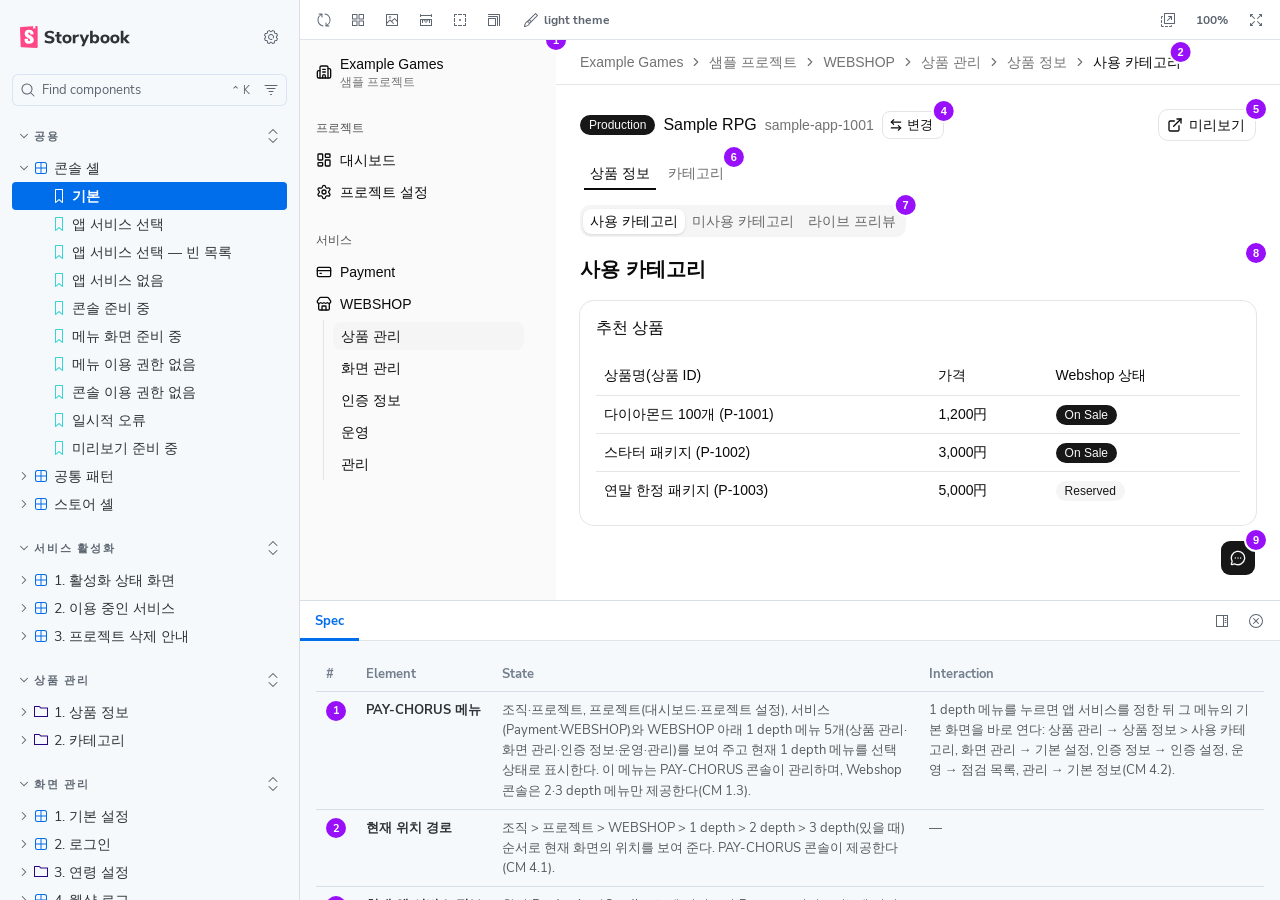
<file: index.html>
<!DOCTYPE html>
<html lang="en">
  <head>
    <meta charset="utf-8" />

    <title>storybook - Storybook</title>
    <meta name="viewport" content="width=device-width, initial-scale=1" />

    
    <link rel="icon" type="image/svg+xml" href="./favicon.svg" />
    
    <style>
      @font-face {
        font-family: 'Nunito Sans';
        font-style: normal;
        font-weight: 400;
        font-display: swap;
        src: url('./sb-common-assets/nunito-sans-regular.woff2') format('woff2');
      }

      @font-face {
        font-family: 'Nunito Sans';
        font-style: italic;
        font-weight: 400;
        font-display: swap;
        src: url('./sb-common-assets/nunito-sans-italic.woff2') format('woff2');
      }

      @font-face {
        font-family: 'Nunito Sans';
        font-style: normal;
        font-weight: 700;
        font-display: swap;
        src: url('./sb-common-assets/nunito-sans-bold.woff2') format('woff2');
      }

      @font-face {
        font-family: 'Nunito Sans';
        font-style: italic;
        font-weight: 700;
        font-display: swap;
        src: url('./sb-common-assets/nunito-sans-bold-italic.woff2') format('woff2');
      }
    </style>

    <link href="./sb-manager/runtime.js" rel="modulepreload" />

    
    <link href="./sb-addons/storybook-core-server-presets-0/common-manager-bundle.js" rel="modulepreload" />
    
    <link href="./sb-addons/themes-1/manager-bundle.js" rel="modulepreload" />
    
    <link href="./sb-addons/spec-2/manager-bundle.js" rel="modulepreload" />
    
    <link href="./sb-addons/storybook-3/manager-bundle.js" rel="modulepreload" />
       

    <style>
      #storybook-root[hidden] {
        display: none !important;
      }
    </style>

    
  </head>
  <body>
    <div id="root"></div>

    
    <script>
      
        
          window['FEATURES'] = {
  "actions": false,
  "argTypeTargetsV7": true,
  "babelRemoveBugfixes": false,
  "backgrounds": true,
  "changeDetection": true,
  "componentsManifest": true,
  "controls": false,
  "disallowImplicitActionsInRenderV8": true,
  "highlight": true,
  "interactions": false,
  "legacyDecoratorFileOrder": false,
  "measure": true,
  "outline": true,
  "menuOnboardingChecklist": false,
  "sidebarOnboardingChecklist": false,
  "viewport": true
};
        
      
        
          window['REFS'] = {};
        
      
        
          window['LOGLEVEL'] = "info";
        
      
        
          window['DOCS_OPTIONS'] = {};
        
      
        
          window['CONFIG_TYPE'] = "PRODUCTION";
        
      
        
          window['DOCGEN_STORY_PREPARED'] = false;
        
      
        
      
        
      
        
          window['TAGS_OPTIONS'] = {};
        
      
        
          window['STORYBOOK_BUILDER'] = "vite";
        
      
        
          window['STORYBOOK_FRAMEWORK'] = "react-vite";
        
      
        
          window['STORYBOOK_RENDERER'] = "react";
        
      
        
      
    </script>
    

    <script type="module">
      import './sb-manager/globals-runtime.js';

      
        import './sb-addons/storybook-core-server-presets-0/common-manager-bundle.js';
      
        import './sb-addons/themes-1/manager-bundle.js';
      
        import './sb-addons/spec-2/manager-bundle.js';
      
        import './sb-addons/storybook-3/manager-bundle.js';
      

      import './sb-manager/runtime.js';
    </script>
  </body>
</html>
</file>
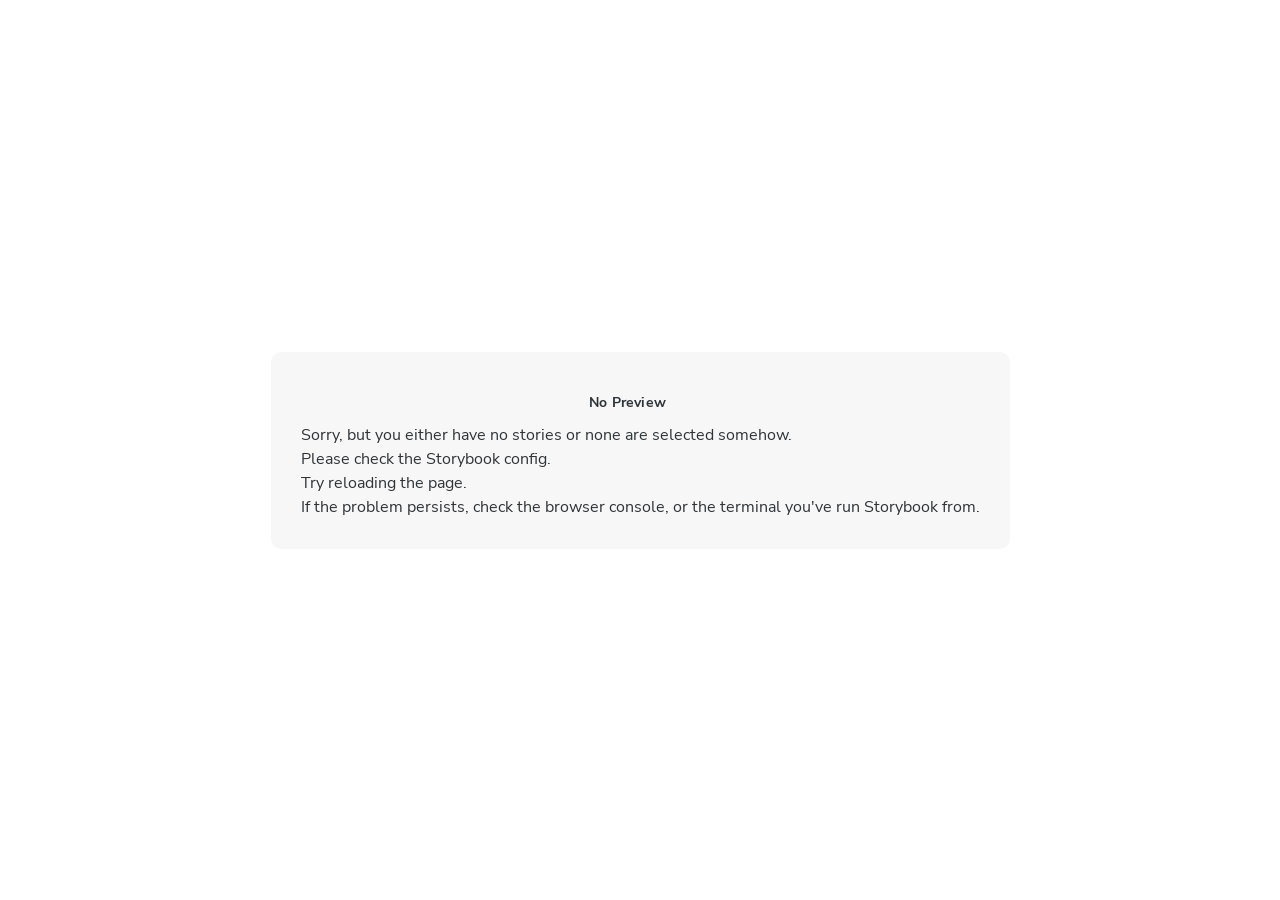
<file: iframe.html>
<!doctype html>
<!--suppress HtmlUnknownTarget -->
<html lang="en">
  <head><script type="module" src="./vite-inject-mocker-entry.js"></script>
    <meta charset="utf-8" />
    <title>Storybook</title>
    <meta name="viewport" content="width=device-width, initial-scale=1" />

    <style>@font-face{font-family:Nunito Sans;font-style:normal;font-weight:400;font-display:swap;src:url(./sb-common-assets/nunito-sans-regular.woff2)format("woff2")}@font-face{font-family:Nunito Sans;font-style:italic;font-weight:400;font-display:swap;src:url(./sb-common-assets/nunito-sans-italic.woff2)format("woff2")}@font-face{font-family:Nunito Sans;font-style:normal;font-weight:700;font-display:swap;src:url(./sb-common-assets/nunito-sans-bold.woff2)format("woff2")}@font-face{font-family:Nunito Sans;font-style:italic;font-weight:700;font-display:swap;src:url(./sb-common-assets/nunito-sans-bold-italic.woff2)format("woff2")}</style>

    <script>
      window.CONFIG_TYPE = 'PRODUCTION';
      window.LOGLEVEL = 'info';
      window.FRAMEWORK_OPTIONS = {};
      window.CHANNEL_OPTIONS = {};
      window.FEATURES = {"actions":false,"argTypeTargetsV7":true,"babelRemoveBugfixes":false,"backgrounds":true,"changeDetection":true,"componentsManifest":true,"controls":false,"disallowImplicitActionsInRenderV8":true,"highlight":true,"interactions":false,"legacyDecoratorFileOrder":false,"measure":true,"outline":true,"menuOnboardingChecklist":false,"sidebarOnboardingChecklist":false,"viewport":true};
      window.STORIES = [{"titlePrefix":"","directory":"./src","files":"**/*.stories.@(js|jsx|mjs|ts|tsx)","importPathMatcher":"^\\.[\\\\/](?:src(?:\\/(?!\\.)(?:(?:(?!(?:^|\\/)\\.).)*?)\\/|\\/|$)(?!\\.)(?=.)[^/]*?\\.stories\\.(js|jsx|mjs|ts|tsx))$"}];
      window.DOCS_OPTIONS = {};
      window.TAGS_OPTIONS = {};

      

      // We do this so that "module && module.hot" etc. in Storybook source code
      // doesn't fail (it will simply be disabled)
      window.module = undefined;
      window.global = window;
    </script>
    <base target="_parent" />

<style>
  /* While we aren't showing the main block yet, but still preparing, we want everything the user has rendered, which may or may not be in #storybook-root, to be display none */
  .sb-show-preparing-story:not(.sb-show-main) > :not(.sb-preparing-story) {
    display: none;
  }

  .sb-show-preparing-docs:not(.sb-show-main) > :not(.sb-preparing-docs) {
    display: none;
  }

  /* Hide our own blocks when we aren't supposed to be showing them */
  :not(.sb-show-preparing-story) > .sb-preparing-story,
  :not(.sb-show-preparing-docs) > .sb-preparing-docs,
  :not(.sb-show-nopreview) > .sb-nopreview,
  :not(.sb-show-errordisplay) > .sb-errordisplay {
    display: none;
  }

  .sb-show-main.sb-main-centered {
    margin: 0;
    display: flex;
    align-items: center;
    min-height: 100vh;
  }

  .sb-show-main.sb-main-centered #storybook-root {
    box-sizing: border-box;
    margin: auto;
    padding: 1rem;
    max-height: 100%;
    /* Hack for centering correctly in IE11 */
  }

  /* Vertical centering fix for IE11 */
  @media screen and (-ms-high-contrast: none), (-ms-high-contrast: active) {
    .sb-show-main.sb-main-centered:after {
      content: '';
      min-height: inherit;
      font-size: 0;
    }
  }

  .sb-show-main.sb-main-fullscreen {
    margin: 0;
    padding: 0;
    display: block;
  }

  .sb-show-main.sb-main-padded {
    margin: 0;
    padding: 1rem;
    display: block;
    box-sizing: border-box;
  }

  .sb-wrapper {
    position: fixed;
    top: 0;
    bottom: 0;
    left: 0;
    right: 0;
    box-sizing: border-box;

    padding: 40px;
    font-family:
      'Nunito Sans',
      -apple-system,
      '.SFNSText-Regular',
      'San Francisco',
      BlinkMacSystemFont,
      'Segoe UI',
      'Helvetica Neue',
      Helvetica,
      Arial,
      sans-serif;
    -webkit-font-smoothing: antialiased;
    overflow: auto;
  }

  @media (max-width: 700px) {
    .sb-wrapper {
      padding: 20px;
    }
  }

  @media (max-width: 500px) {
    .sb-wrapper {
      padding: 10px;
    }
  }

  .sb-heading {
    font-size: 14px;
    font-weight: 600;
    letter-spacing: 0.2px;
    margin: 10px 0;
    padding-right: 25px;
  }

  .sb-nopreview {
    display: flex;
    align-content: center;
    justify-content: center;
    box-sizing: border-box;
  }

  .sb-nopreview_main {
    margin: auto;
    padding: 30px;
    border-radius: 10px;
    background: rgb(247, 247, 247);
    color: rgb(46, 52, 56);
  }

  .sb-nopreview_main * {
    background: rgb(247, 247, 247);
    color: rgb(46, 52, 56);
  }

  .sb-nopreview_heading {
    text-align: center;
  }

  .sb-errordisplay {
    background: #f6f9fc;
    color: black;
    z-index: 999999;
    width: 100vw;
    min-height: 100vh;
    box-sizing: border-box;
  }

  .sb-errordisplay_main {
    margin: auto;
    padding: 24px;
    display: flex;
    box-sizing: border-box;

    flex-direction: column;
    min-height: 100%;
    width: 100%;
    border-radius: 6px;
    background: white;
    color: black;
    border: 1px solid #ff0000;
    box-shadow: 0 0 64px rgba(0, 0, 0, 0.1);
    gap: 24px;
  }

  .sb-errordisplay_main ol {
    padding-left: 18px;
    margin: 0;
  }

  /* Redefine colors to ensure readability regardless of user-provided * selectors. */
  .sb-errordisplay_main * {
    background: white;
    color: black;
  }

  /* Exclude error code block from the universal reset to preserve ANSI colors and dark theme */
  .sb-errordisplay_main .sb-errordisplay_code,
  .sb-errordisplay_main .sb-errordisplay_code * {
    background: #242424;
    color: #c6c6c6;
  }

  .sb-errordisplay_main h1 {
    font-family: inherit;
    font-size: 22px;
    font-weight: 400;
    line-height: 30px;
    margin: 0;
  }

  .sb-errordisplay_main h1::before {
    content: '';
    display: inline-block;
    width: 12px;
    height: 12px;
    background: #ff4400;
    border-radius: 50%;
    margin-right: 8px;
  }

  .sb-errordisplay_main p,
  .sb-errordisplay_main ol {
    font-family: inherit;
    font-size: 14px;
    font-weight: 400;
    line-height: 19px;
    margin: 0;
  }

  .sb-errordisplay_main li + li {
    margin: 0;
    padding: 0;
    padding-top: 12px;
  }

  .sb-errordisplay_main a {
    color: currentColor;
  }

  .sb-errordisplay_main .sb-errordisplay_code {
    padding: 10px;
    flex: 1;
    background: #242424;
    color: #c6c6c6;
    box-sizing: border-box;

    font-size: 14px;
    font-weight: 400;
    line-height: 19px;
    border-radius: 4px;

    font-family:
      'Operator Mono', 'Fira Code Retina', 'Fira Code', 'FiraCode-Retina', 'Andale Mono',
      'Lucida Console', Consolas, Monaco, monospace;
    margin: 0;
    overflow: auto;
  }

  .sb-errordisplay_main .sb-errordisplay_code code {
    background-color: inherit;
    color: inherit;
  }

  .sb-errordisplay_main .sb-errordisplay_code {
    white-space: pre-wrap;
  }

  @-webkit-keyframes sb-rotate360 {
    from {
      transform: rotate(0deg);
    }

    to {
      transform: rotate(360deg);
    }
  }

  @keyframes sb-rotate360 {
    from {
      transform: rotate(0deg);
    }

    to {
      transform: rotate(360deg);
    }
  }

  @-webkit-keyframes sb-glow {
    0%,
    100% {
      opacity: 1;
    }

    50% {
      opacity: 0.4;
    }
  }

  @keyframes sb-glow {
    0%,
    100% {
      opacity: 1;
    }

    50% {
      opacity: 0.4;
    }
  }

  /* We display the preparing loaders *over* the rendering story */
  .sb-preparing-story,
  .sb-preparing-docs {
    background-color: white;
    /* Maximum possible z-index. It would be better to use stacking contexts to ensure it's always
    on top, but this isn't possible as it would require making CSS changes that could affect user code */
    z-index: 2147483647;
  }

  .sb-loader {
    -webkit-animation: sb-rotate360 0.7s linear infinite;
    animation: sb-rotate360 0.7s linear infinite;
    border-color: rgba(97, 97, 97, 0.29);
    border-radius: 50%;
    border-style: solid;
    border-top-color: #646464;
    border-width: 2px;
    display: inline-block;
    height: 32px;
    left: 50%;
    margin-left: -16px;
    margin-top: -16px;
    mix-blend-mode: difference;
    overflow: hidden;
    position: absolute;
    top: 50%;
    transition: all 200ms ease-out;
    vertical-align: top;
    width: 32px;
    z-index: 4;
  }

  .sb-previewBlock {
    background: #fff;
    border: 1px solid rgba(0, 0, 0, 0.1);
    border-radius: 4px;
    box-shadow: rgba(0, 0, 0, 0.1) 0 1px 3px 0;
    margin: 25px auto 40px;
    max-width: 600px;
  }

  .sb-previewBlock_header {
    align-items: center;
    box-shadow: rgba(0, 0, 0, 0.1) 0 -1px 0 0 inset;
    display: flex;
    gap: 14px;
    height: 40px;
    padding: 0 12px;
  }

  .sb-previewBlock_icon {
    -webkit-animation: sb-glow 1.5s ease-in-out infinite;
    animation: sb-glow 1.5s ease-in-out infinite;
    background: #e6e6e6;
    height: 14px;
    width: 14px;
  }

  .sb-previewBlock_icon:last-child {
    margin-left: auto;
  }

  .sb-previewBlock_body {
    -webkit-animation: sb-glow 1.5s ease-in-out infinite;
    animation: sb-glow 1.5s ease-in-out infinite;
    height: 182px;
    position: relative;
  }

  .sb-argstableBlock {
    border-collapse: collapse;
    border-spacing: 0;
    font-size: 13px;
    line-height: 20px;
    margin: 25px auto 40px;
    max-width: 600px;
    text-align: left;
    width: 100%;
  }

  .sb-argstableBlock th:first-of-type,
  .sb-argstableBlock td:first-of-type {
    padding-left: 20px;
  }

  .sb-argstableBlock th:nth-of-type(2),
  .sb-argstableBlock td:nth-of-type(2) {
    width: 35%;
  }

  .sb-argstableBlock th:nth-of-type(3),
  .sb-argstableBlock td:nth-of-type(3) {
    width: 15%;
  }

  .sb-argstableBlock th:last-of-type,
  .sb-argstableBlock td:last-of-type {
    width: 25%;
    padding-right: 20px;
  }

  .sb-argstableBlock th span,
  .sb-argstableBlock td span {
    -webkit-animation: sb-glow 1.5s ease-in-out infinite;
    animation: sb-glow 1.5s ease-in-out infinite;
    background-color: rgba(0, 0, 0, 0.1);
    border-radius: 0;
    box-shadow: none;
    color: transparent;
  }

  .sb-argstableBlock th {
    padding: 10px 15px;
  }

  .sb-argstableBlock-body {
    border-radius: 4px;
    box-shadow:
      rgba(0, 0, 0, 0.1) 0 1px 3px 1px,
      rgba(0, 0, 0, 0.065) 0 0 0 1px;
  }

  .sb-argstableBlock-body tr {
    background: transparent;
    overflow: hidden;
  }

  .sb-argstableBlock-body tr:not(:first-child) {
    border-top: 1px solid #e6e6e6;
  }

  .sb-argstableBlock-body tr:first-child td:first-child {
    border-top-left-radius: 4px;
  }

  .sb-argstableBlock-body tr:first-child td:last-child {
    border-top-right-radius: 4px;
  }

  .sb-argstableBlock-body tr:last-child td:first-child {
    border-bottom-left-radius: 4px;
  }

  .sb-argstableBlock-body tr:last-child td:last-child {
    border-bottom-right-radius: 4px;
  }

  .sb-argstableBlock-body td {
    background: #fff;
    padding-bottom: 10px;
    padding-top: 10px;
    vertical-align: top;
  }

  .sb-argstableBlock-body td:not(:first-of-type) {
    padding-left: 15px;
    padding-right: 15px;
  }

  .sb-argstableBlock-body button {
    -webkit-animation: sb-glow 1.5s ease-in-out infinite;
    animation: sb-glow 1.5s ease-in-out infinite;
    background-color: rgba(0, 0, 0, 0.1);
    border: 0;
    border-radius: 0;
    box-shadow: none;
    color: transparent;
    display: inline;
    font-size: 12px;
    line-height: 1;
    padding: 10px 16px;
  }

  .sb-argstableBlock-summary {
    margin-top: 4px;
  }

  .sb-argstableBlock-code {
    margin-right: 4px;
    margin-bottom: 4px;
    padding: 2px 5px;
  }

  .sb-sr-only,
  .sb-hidden-until-focus:not(:focus) {
    position: absolute;
    width: 1px;
    height: 1px;
    padding: 0px;
    margin: -1px;
    overflow: hidden;
    clip: rect(0, 0, 0, 0);
    border: none;
  }

  .sb-hidden-until-focus {
    opacity: 0;
    transition: opacity 150ms ease-out;
  }

  .sb-hidden-until-focus:focus {
    opacity: 1;
  }
</style>

<script>
  /* globals window */
  try {
    if (window.top !== window) {
      window.__REACT_DEVTOOLS_GLOBAL_HOOK__ = window.top.__REACT_DEVTOOLS_GLOBAL_HOOK__;
      window.__VUE_DEVTOOLS_GLOBAL_HOOK__ = window.top.__VUE_DEVTOOLS_GLOBAL_HOOK__;
      window.top.__VUE_DEVTOOLS_CONTEXT__ = window.document;
    }
  } catch (e) {
    // eslint-disable-next-line no-console
    console.warn('unable to connect to top frame for connecting dev tools');
  }
</script>

    <script type="module" crossorigin src="./assets/iframe-Bfw2QmjJ.js"></script>
    <link rel="modulepreload" crossorigin href="./assets/rolldown-runtime-sJBDdmOt.js">
    <link rel="modulepreload" crossorigin href="./assets/preload-helper-2GovK0wV.js">
    <link rel="modulepreload" crossorigin href="./assets/react-dom-CwkDzVs4.js">
    <link rel="modulepreload" crossorigin href="./assets/iframe-CT6OUoJY.js">
    <link rel="stylesheet" crossorigin href="./assets/iframe-FqcBV9fg.css">
  </head>

  <body>
    <div class="sb-preparing-story sb-wrapper">
  <div class="sb-loader"></div>
</div>

<div class="sb-preparing-docs sb-wrapper">
  <div class="sb-previewBlock">
    <div class="sb-previewBlock_header">
      <div class="sb-previewBlock_icon"></div>
      <div class="sb-previewBlock_icon"></div>
      <div class="sb-previewBlock_icon"></div>
      <div class="sb-previewBlock_icon"></div>
    </div>
    <div class="sb-previewBlock_body">
      <div class="sb-loader"></div>
    </div>
  </div>
  <table aria-hidden="true" class="sb-argstableBlock">
    <thead class="sb-argstableBlock-head">
      <tr>
        <th><span>Name</span></th>
        <th><span>Description</span></th>
        <th><span>Default</span></th>
        <th><span>Control </span></th>
      </tr>
    </thead>
    <tbody class="sb-argstableBlock-body">
      <tr>
        <td><span>propertyName</span><span title="Required">*</span></td>
        <td>
          <div><span>This is a short description</span></div>
          <div class="sb-argstableBlock-summary">
            <div><span class="sb-argstableBlock-code">summary</span></div>
          </div>
        </td>
        <td>
          <div><span class="sb-argstableBlock-code">defaultValue</span></div>
        </td>
        <td><button>Set string</button></td>
      </tr>
      <tr>
        <td><span>propertyName</span><span>*</span></td>
        <td>
          <div><span>This is a short description</span></div>
          <div class="sb-argstableBlock-summary">
            <div><span class="sb-argstableBlock-code">summary</span></div>
          </div>
        </td>
        <td>
          <div><span class="sb-argstableBlock-code">defaultValue</span></div>
        </td>
        <td><button>Set string</button></td>
      </tr>
      <tr>
        <td><span>propertyName</span><span>*</span></td>
        <td>
          <div><span>This is a short description</span></div>
          <div class="sb-argstableBlock-summary">
            <div><span class="sb-argstableBlock-code">summary</span></div>
          </div>
        </td>
        <td>
          <div><span class="sb-argstableBlock-code">defaultValue</span></div>
        </td>
        <td><button>Set string</button></td>
      </tr>
    </tbody>
  </table>
</div>

<div class="sb-nopreview sb-wrapper">
  <div class="sb-nopreview_main">
    <h1 class="sb-nopreview_heading sb-heading">No Preview</h1>
    <p>Sorry, but you either have no stories or none are selected somehow.</p>
    <ul>
      <li>Please check the Storybook config.</li>
      <li>Try reloading the page.</li>
    </ul>
    <p>
      If the problem persists, check the browser console, or the terminal you've run Storybook from.
    </p>
  </div>
</div>

<div class="sb-errordisplay sb-wrapper">
  <div class="sb-errordisplay_main">
    <h1 id="error-message"></h1>
    <p>
      The component failed to render properly, likely due to a configuration issue in Storybook.
      Here are some common causes and how you can address them:
    </p>
    <ol>
      <li>
        <strong>Missing Context/Providers</strong>: You can use decorators to supply specific
        contexts or providers, which are sometimes necessary for components to render correctly. For
        detailed instructions on using decorators, please visit the
        <a href="https://storybook.js.org/docs/writing-stories/decorators"
          >Decorators documentation</a
        >.
      </li>
      <li>
        <strong>Misconfigured Webpack or Vite</strong>: Verify that Storybook picks up all necessary
        settings for loaders, plugins, and other relevant parameters. You can find step-by-step
        guides for configuring
        <a href="https://storybook.js.org/docs/builders/webpack">Webpack</a> or
        <a href="https://storybook.js.org/docs/builders/vite">Vite</a>
        with Storybook.
      </li>
      <li>
        <strong>Missing Environment Variables</strong>: Your Storybook may require specific
        environment variables to function as intended. You can set up custom environment variables
        as outlined in the
        <a href="https://storybook.js.org/docs/configure/environment-variables"
          >Environment Variables documentation</a
        >.
      </li>
    </ol>
    <pre class="sb-errordisplay_code"><code id="error-stack"></code></pre>
  </div>
</div>

    <div id="storybook-root"></div>
    <div id="storybook-docs"></div>
    <script>
      function __onViteAppLoadingError(event) {
        const hostname = globalThis.location.hostname;
        if (hostname !== 'localhost' && globalThis.CONFIG_TYPE === 'DEVELOPMENT') {
          const message = `Failed to load the Storybook preview file 'vite-app.js':

      It looks like you're visiting the Storybook development server on another hostname than localhost: '${hostname}', but you haven't configured the necessary security features to support this.
      Please re-run your Storybook development server with the '--host ${hostname}' flag, or manually configure your Vite allowedHosts configuration with viteFinal.

      See:`;
          const docs = [
            'https://storybook.js.org/docs/api/cli-options#dev',
            'https://storybook.js.org/docs/api/main-config/main-config-vite-final',
            'https://vite.dev/config/server-options.html#server-allowedhosts',
          ];
          console.error(`${message}\n${docs.map((doc) => `- ${doc}`).join('\n')}`);

          document.getElementById('storybook-root').innerHTML =
            `<p style="color: red; max-width: 70ch">${message.replaceAll(
              '\n',
              '<br/>'
            )}<ul>${docs.map((doc) => `<li><a href='${doc}' target='_blank'>${doc}</a></li>`).join('')}</ul></p>`;
          return;
        }
      }
    </script>
  </body>
</html>
</file>
